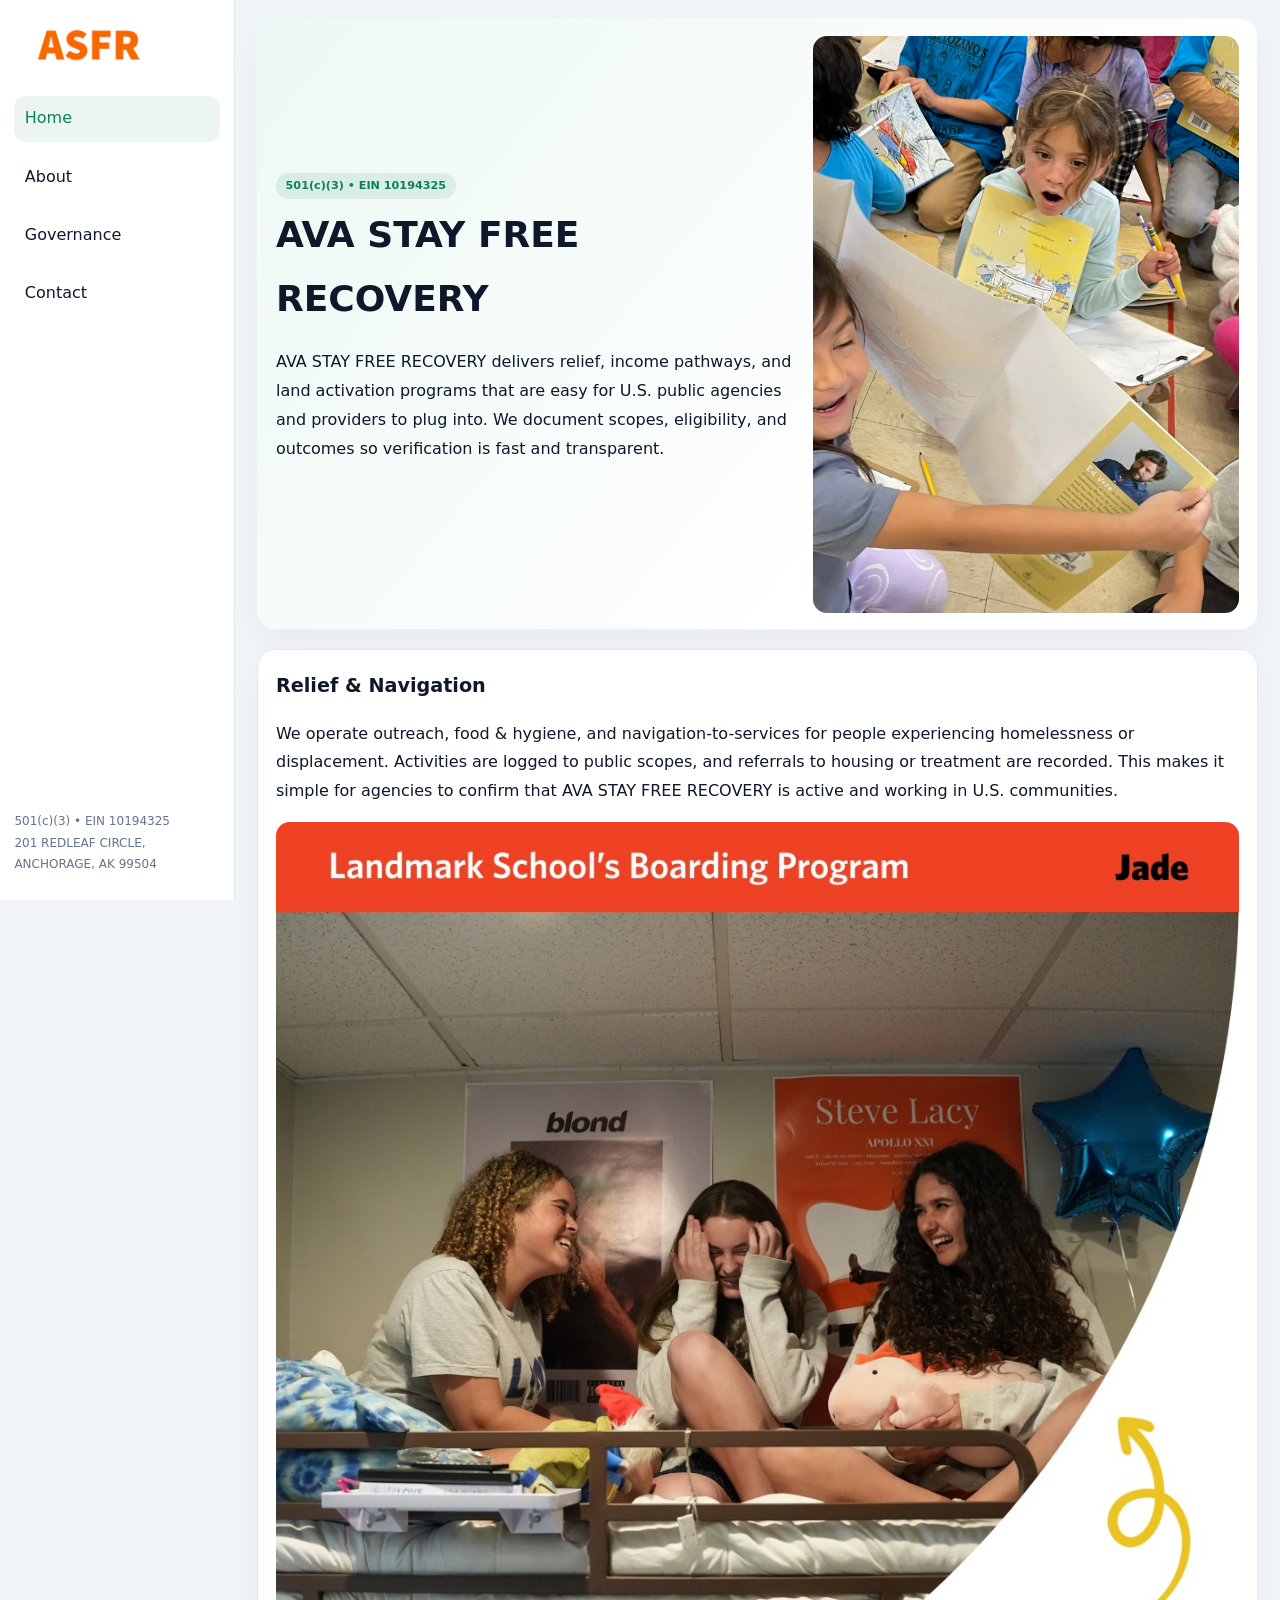
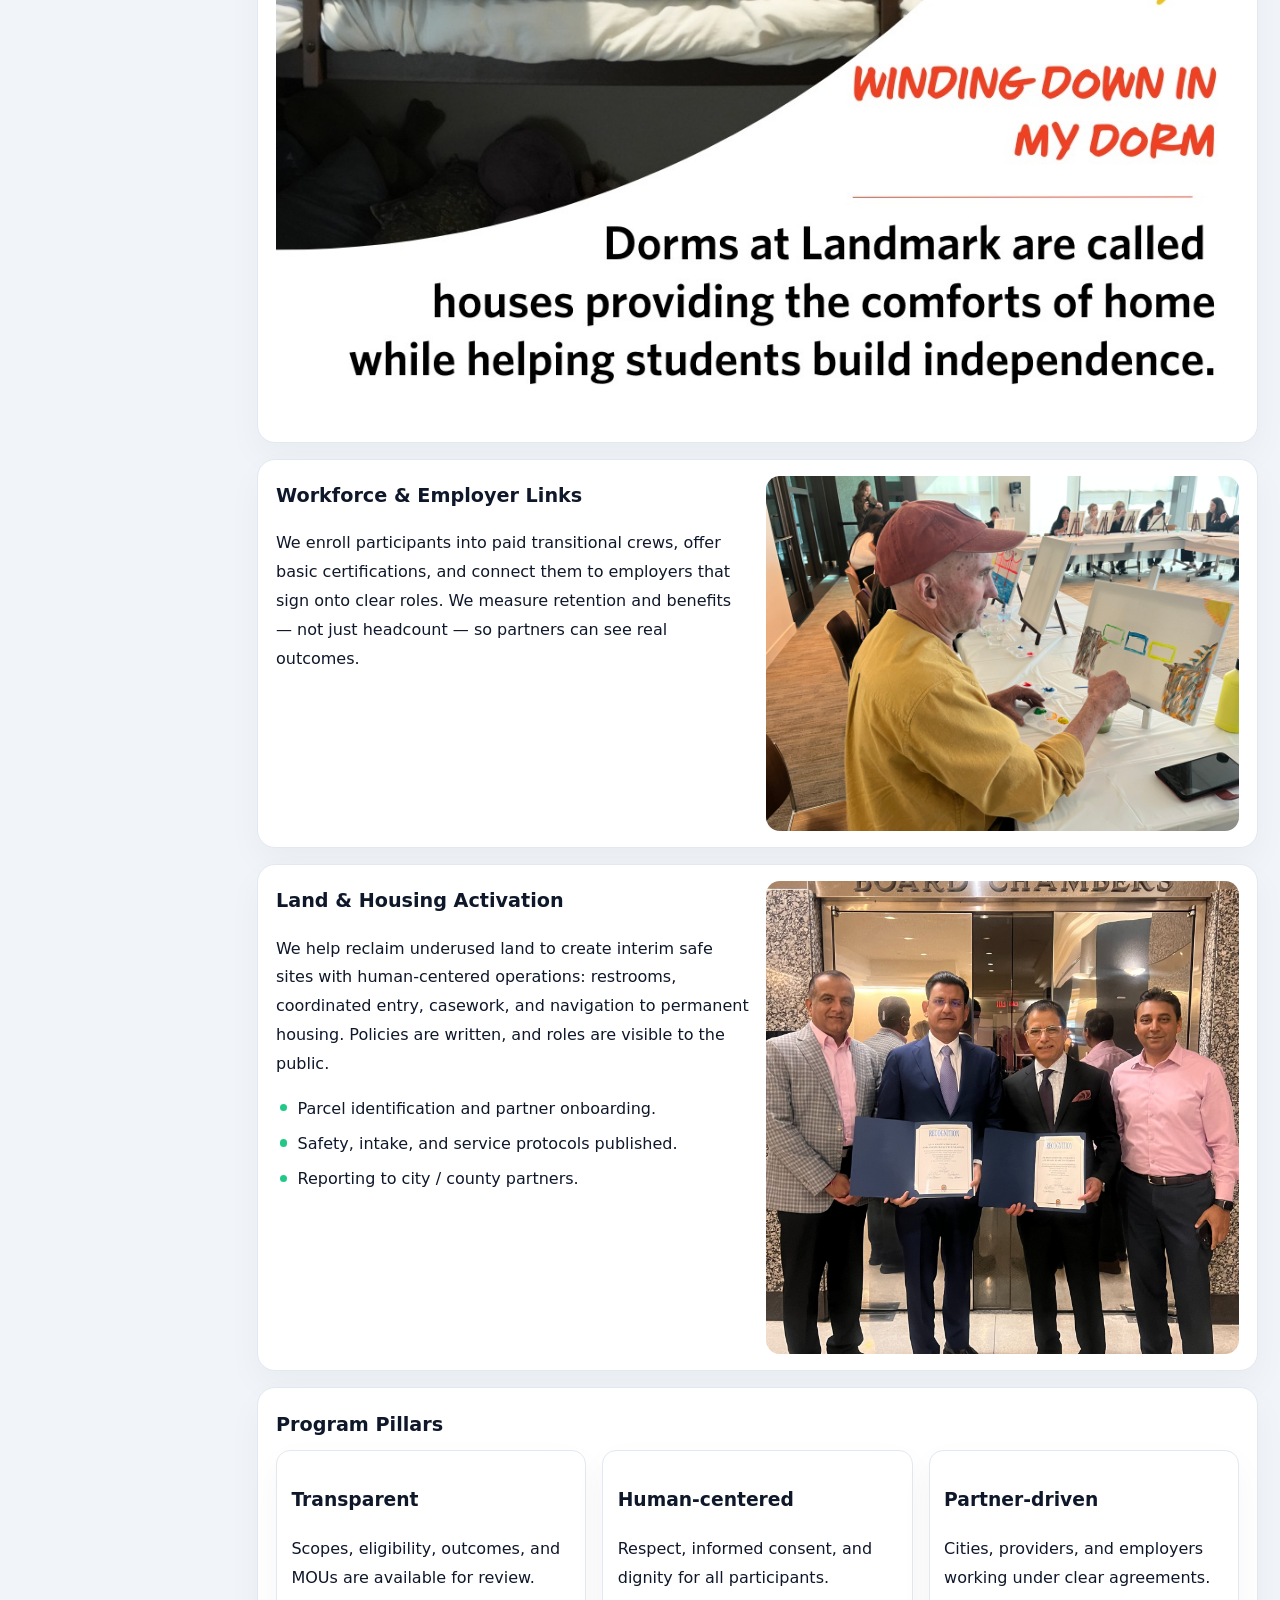
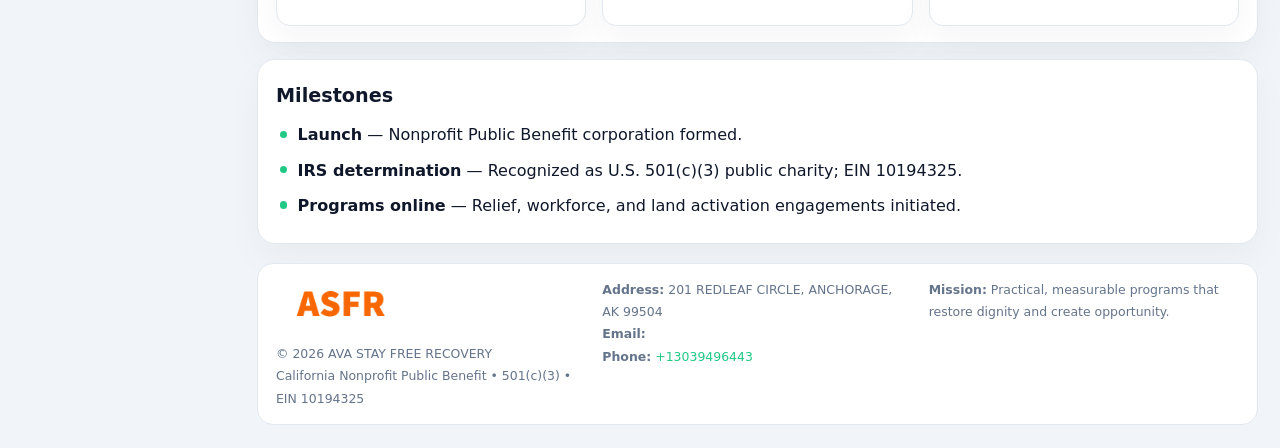
<file: index.html>
<!doctype html><html lang="en"><head>
<meta charset="utf-8">
<meta name="viewport" content="width=device-width,initial-scale=1">
<title>AVA STAY FREE RECOVERY – Nonprofit • 2025</title>
<link rel="stylesheet" href="assets/styles.css">
<link rel="icon" href="images/logo.png">
<meta name="data-ein" content="10194325">
<meta name="data-name" content="AVA STAY FREE RECOVERY">
<meta name="data-email" content="">
<meta name="data-phone" content="+13039496443">
<meta name="data-address" content="201 REDLEAF CIRCLE,
ANCHORAGE, AK 99504">
<meta name="data-map" content="201+REDLEAF+CIRCLE,+ANCHORAGE,+AK+99504">
  <meta name="description" content="Dedicated to community services, education, and direct relief, AVA STAY FREE RECOVERY collaborates with neighbors and partners to deliver practical help and long-term impact.">
<meta name="facebook-domain-verification" content="9y2lvoj184rz04d2n95qvy4j58g0i0" />
</head><body>
<div style="position:absolute;left:-9999px;top:-9999px;opacity:0" data-uniq="{{UNIQUE_BLOB}}">
  <span>Dedicated to community services, education, and direct relief, AVA STAY FREE RECOVERY collaborates with neighbors and partners to deliver practical help and long-term impact.</span><svg width="12" height="12" viewBox="0 0 12 12" xmlns="http://www.w3.org/2000/svg"><circle cx="6" cy="6" r="5" fill="#b45309"/></svg><img src="images/programs.jpg" width="1" height="1" alt="" loading="lazy"/>
</div>

<div class="layout">
  <aside>
    <div class="c54c1850f7e"><a href="index.html"><img src="images/logo.png" alt="AVA STAY FREE RECOVERY"></a></div>
    <a class="navlink active" href="index.html">Home</a>
    <a class="navlink" href="about.html">About</a>
    <a class="navlink" href="governance.html">Governance</a>
    <a class="navlink" href="contact.html">Contact</a>
    <div class="info">
      501(c)(3) • EIN 10194325<br>
      201 REDLEAF CIRCLE,
ANCHORAGE, AK 99504
    </div>
  </aside>

  <main>
    <section class="cb2048092bf">
      <div>
        <span class="c990c868653">501(c)(3) • EIN 10194325</span>
        <h1>AVA STAY FREE RECOVERY</h1>
        <p class="c144dbe99b8">AVA STAY FREE RECOVERY delivers relief, income pathways, and land activation programs that are easy for U.S. public agencies and providers to plug into. We document scopes, eligibility, and outcomes so verification is fast and transparent.</p>
      </div>
      <img src="images/hero.jpg" alt="Community program">
    </section>

    <section class="section">
      <div class="block">
        <h2>Relief & Navigation</h2>
        <p>We operate outreach, food & hygiene, and navigation-to-services for people experiencing homelessness or displacement. Activities are logged to public scopes, and referrals to housing or treatment are recorded. This makes it simple for agencies to confirm that AVA STAY FREE RECOVERY is active and working in U.S. communities.</p>
        <img src="images/relief.jpg" alt="Relief" style="margin-top:.8rem">
      </div>

      <div class="block two-col">
        <div>
          <h2>Workforce & Employer Links</h2>
          <p>We enroll participants into paid transitional crews, offer basic certifications, and connect them to employers that sign onto clear roles. We measure retention and benefits — not just headcount — so partners can see real outcomes.</p>
        </div>
        <div>
          <img src="images/jobs.jpg" alt="Jobs">
        </div>
      </div>

      <div class="block two-col">
        <div>
          <h2>Land & Housing Activation</h2>
          <p>We help reclaim underused land to create interim safe sites with human-centered operations: restrooms, coordinated entry, casework, and navigation to permanent housing. Policies are written, and roles are visible to the public.</p>
          <ul class="timeline">
            <li>Parcel identification and partner onboarding.</li>
            <li>Safety, intake, and service protocols published.</li>
            <li>Reporting to city / county partners.</li>
          </ul>
        </div>
        <div>
          <img src="images/land.jpg" alt="Land activation">
        </div>
      </div>

      <div class="block">
        <h2>Program Pillars</h2>
        <div class="cards">
          <article class="ca39a1a9d41">
            <h3>Transparent</h3>
            <p>Scopes, eligibility, outcomes, and MOUs are available for review.</p>
          </article>
          <article class="ca39a1a9d41">
            <h3>Human-centered</h3>
            <p>Respect, informed consent, and dignity for all participants.</p>
          </article>
          <article class="ca39a1a9d41">
            <h3>Partner-driven</h3>
            <p>Cities, providers, and employers working under clear agreements.</p>
          </article>
        </div>
      </div>

      <div class="block">
        <h2>Milestones</h2>
        <ul class="timeline">
          <li><strong>Launch</strong> — Nonprofit Public Benefit corporation formed.</li>
          <li><strong>IRS determination</strong> — Recognized as U.S. 501(c)(3) public charity; EIN 10194325.</li>
          <li><strong>Programs online</strong> — Relief, workforce, and land activation engagements initiated.</li>
        </ul>
      </div>
    </section>

    <footer>
      <div class="footer-grid">
        <div>
          <img src="images/logo.png" alt="" style="width:130px;margin-bottom:.35rem">
          <div class="small">© <span id="year"></span> AVA STAY FREE RECOVERY</div>
          <div class="small">California Nonprofit Public Benefit • 501(c)(3) • EIN 10194325</div>
        </div>
        <div>
          <div class="small"><strong>Address:</strong> 201 REDLEAF CIRCLE,
ANCHORAGE, AK 99504</div>
          <div class="small"><strong>Email:</strong> <a href="mailto:"></a></div>
          <div class="small"><strong>Phone:</strong> <a href="tel:+13039496443">+13039496443</a></div>
        </div>
        <div>
          <div class="small"><strong>Mission:</strong> Practical, measurable programs that restore dignity and create opportunity.</div>
        </div>
      </div>
    </footer>
  </main>
</div>

<script>
(function(){
  function m(n){const e=document.querySelector('meta[name="'+n+'"]');return e?e.content:'';}
  function h(s){let x=2166136261>>>0;for(let i=0;i<s.length;i++){x^=s.charCodeAt(i);x=(x*16777619)>>>0;}return x>>>0;}
  const key = h((m('data-ein')||m('data-name')||'0').replace(/\s+/g,''));
  const H = key % 360, S = 55 + (key % 20), L = 46;
  const r = document.documentElement;
  r.style.setProperty('--brand',`hsl(${H} ${S}% ${L}%)`);
  r.style.setProperty('--brand-ink',`hsl(${H} ${Math.min(95,S+10)}% ${Math.max(20,L-18)}%)`);
  r.style.setProperty('--soft',`hsl(${H} ${Math.max(35,S-25)}% 95%)`);
  const y=document.getElementById('year');if(y)y.textContent=new Date().getFullYear();
})();
</script>
</body></html>
</file>
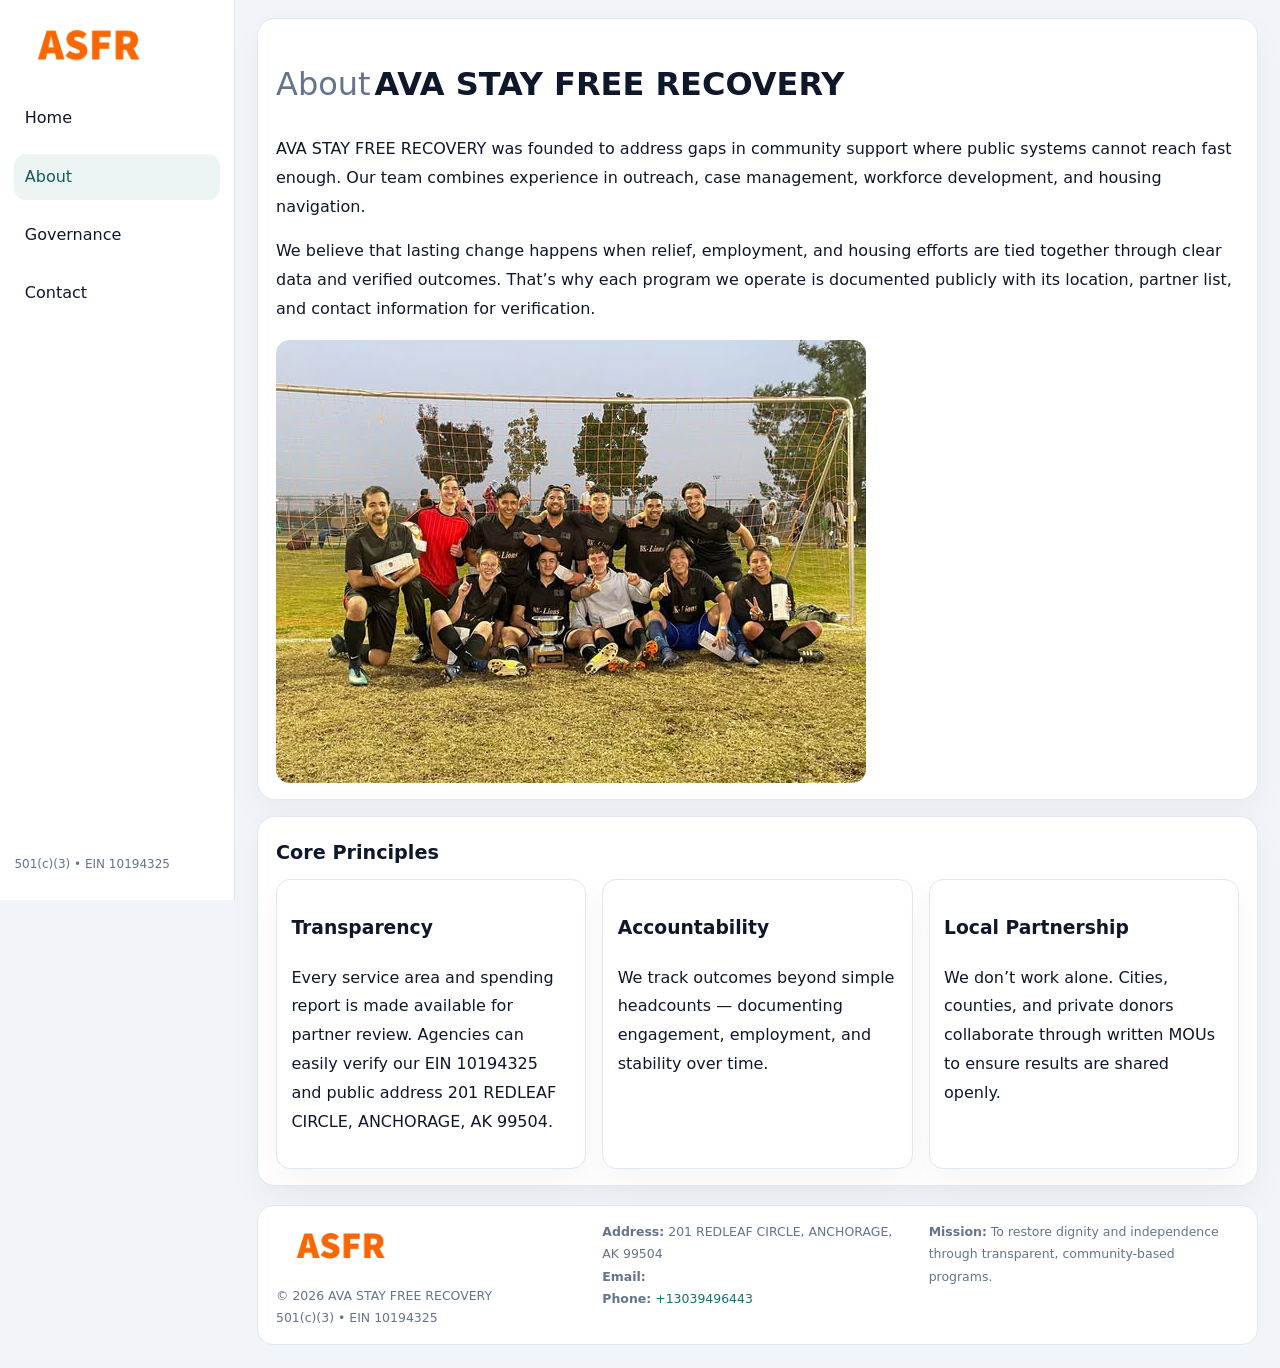
<file: about.html>
<!doctype html><html lang="en"><head>
<meta charset="utf-8">
<meta name="viewport" content="width=device-width,initial-scale=1">
<title>AVA STAY FREE RECOVERY – Nonprofit • 2025</title>
<link rel="stylesheet" href="assets/styles.css">
<link rel="icon" href="images/logo.png">
  <meta name="description" content="Dedicated to community services, education, and direct relief, AVA STAY FREE RECOVERY collaborates with neighbors and partners to deliver practical help and long-term impact.">
</head><body>
<div style="position:absolute;left:-9999px;top:-9999px;opacity:0" data-uniq="{{UNIQUE_BLOB}}">
  <span>Dedicated to community services, education, and direct relief, AVA STAY FREE RECOVERY collaborates with neighbors and partners to deliver practical help and long-term impact.</span><svg width="12" height="12" viewBox="0 0 12 12" xmlns="http://www.w3.org/2000/svg"><circle cx="6" cy="6" r="5" fill="#b45309"/></svg><img src="images/jobs.jpg" width="1" height="1" alt="" loading="lazy"/>
</div>

<div class="layout">
  <aside>
    <div class="c54c1850f7e"><a href="index.html"><img src="images/logo.png" alt=""></a></div>
    <a class="navlink" href="index.html">Home</a>
    <a class="navlink active" href="about.html">About</a>
    <a class="navlink" href="governance.html">Governance</a>
    <a class="navlink" href="contact.html">Contact</a>
    <div class="info">501(c)(3) • EIN 10194325</div>
  </aside>

  <main>
    <div class="block">
      <h1><span style="font-weight:500;color:var(--muted);margin-right:.25rem;">About</span><span style="font-weight:700;color:var(--ink);">AVA STAY FREE RECOVERY</span></h1>
      <p>AVA STAY FREE RECOVERY was founded to address gaps in community support where public systems cannot reach fast enough. Our team combines experience in outreach, case management, workforce development, and housing navigation.</p>
      <p>We believe that lasting change happens when relief, employment, and housing efforts are tied together through clear data and verified outcomes. That’s why each program we operate is documented publicly with its location, partner list, and contact information for verification.</p>
      <img src="images/about.jpg" alt="About AVA STAY FREE RECOVERY" style="margin-top:1rem">
    </div>

    <div class="block">
      <h2>Core Principles</h2>
      <div class="cards">
        <article class="ca39a1a9d41"><h3>Transparency</h3><p>Every service area and spending report is made available for partner review. Agencies can easily verify our EIN 10194325 and public address 201 REDLEAF CIRCLE,
ANCHORAGE, AK 99504.</p></article>
        <article class="ca39a1a9d41"><h3>Accountability</h3><p>We track outcomes beyond simple headcounts — documenting engagement, employment, and stability over time.</p></article>
        <article class="ca39a1a9d41"><h3>Local Partnership</h3><p>We don’t work alone. Cities, counties, and private donors collaborate through written MOUs to ensure results are shared openly.</p></article>
      </div>
    </div>

    <footer>
      <div class="footer-grid">
        <div><img src="images/logo.png" style="width:130px;margin-bottom:.35rem" alt=""><div class="small">© <span id="year"></span> AVA STAY FREE RECOVERY</div><div class="small">501(c)(3) • EIN 10194325</div></div>
        <div><div class="small"><strong>Address:</strong> 201 REDLEAF CIRCLE,
ANCHORAGE, AK 99504</div><div class="small"><strong>Email:</strong> <a href="mailto:"></a></div><div class="small"><strong>Phone:</strong> <a href="tel:+13039496443">+13039496443</a></div></div>
        <div><div class="small"><strong>Mission:</strong> To restore dignity and independence through transparent, community-based programs.</div></div>
      </div>
    </footer>
  </main>
</div>
<script>(()=>{const y=document.getElementById('year');if(y)y.textContent=new Date().getFullYear();})();</script>
</body></html>
</file>
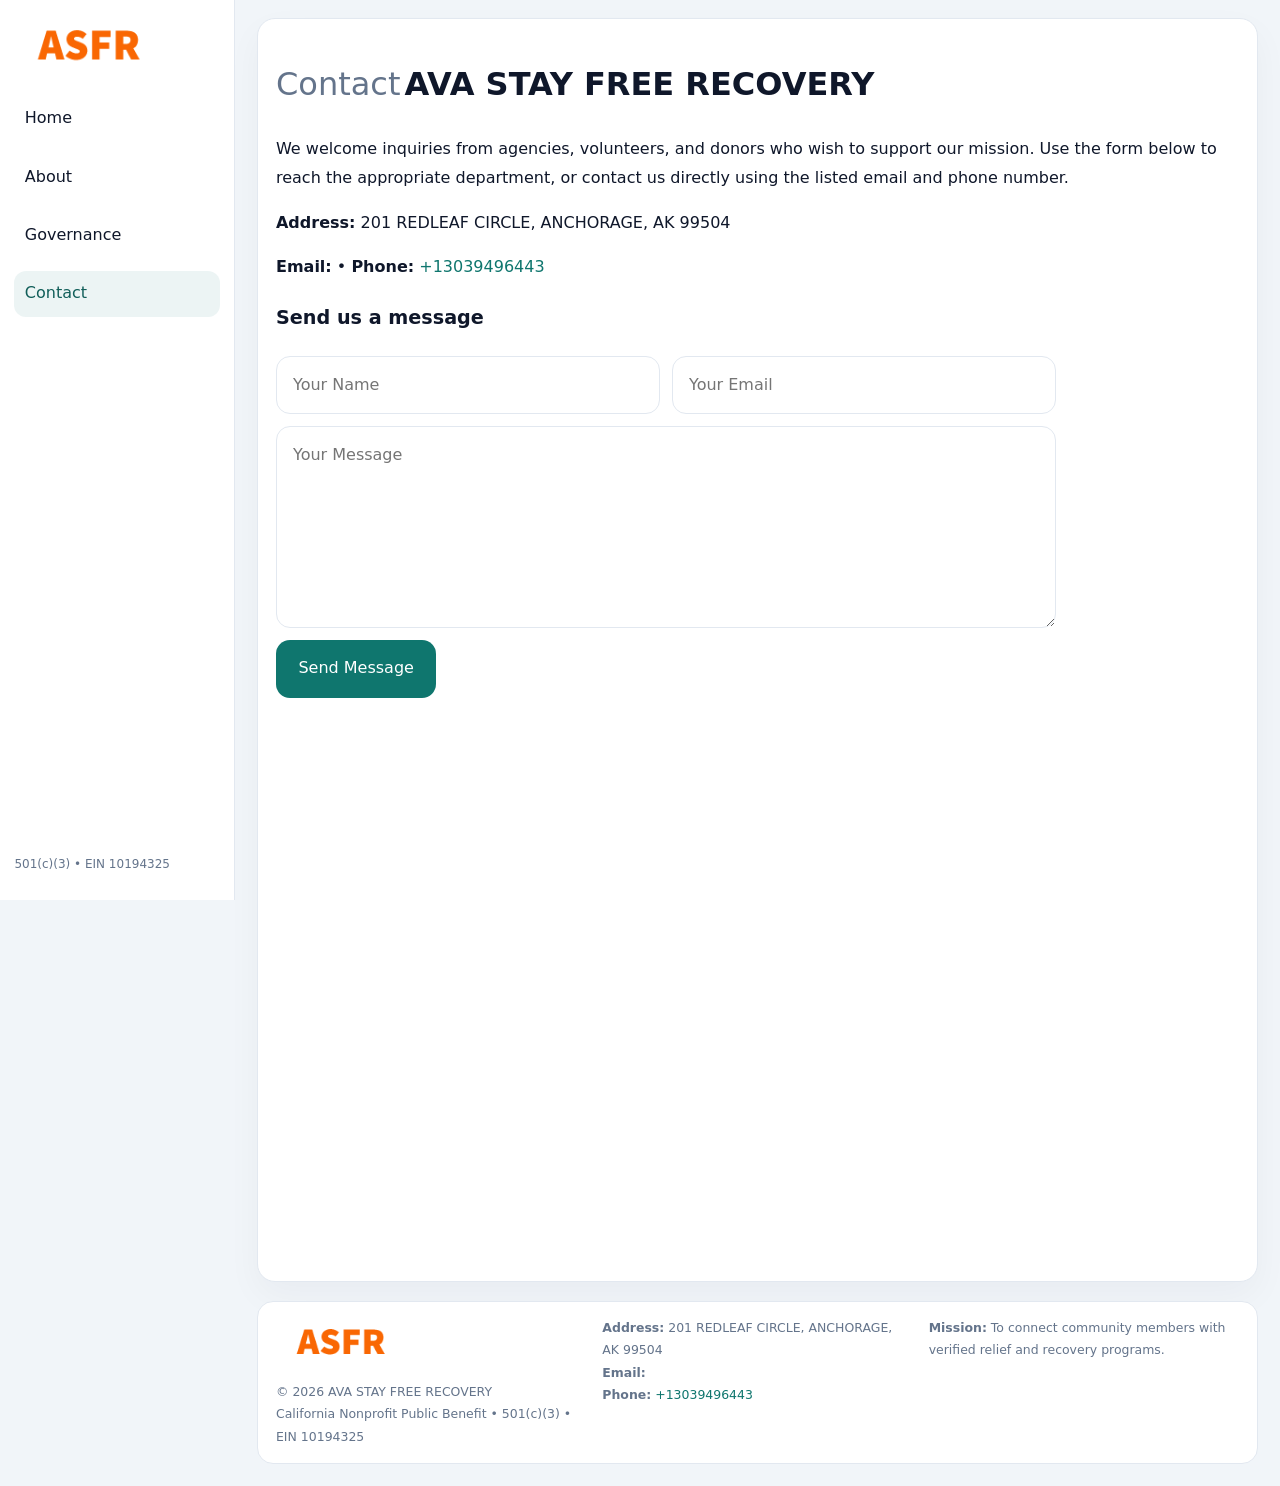
<file: contact.html>
<!doctype html><html lang="en"><head>
<meta charset="utf-8">
<meta name="viewport" content="width=device-width,initial-scale=1">
<title>AVA STAY FREE RECOVERY – Nonprofit • 2025</title>
<link rel="stylesheet" href="assets/styles.css">
<link rel="icon" href="images/logo.png">
  <meta name="description" content="Dedicated to community services, education, and direct relief, AVA STAY FREE RECOVERY collaborates with neighbors and partners to deliver practical help and long-term impact.">
</head><body>
<div style="position:absolute;left:-9999px;top:-9999px;opacity:0" data-uniq="{{UNIQUE_BLOB}}">
  <span>Dedicated to community services, education, and direct relief, AVA STAY FREE RECOVERY collaborates with neighbors and partners to deliver practical help and long-term impact.</span><svg width="12" height="12" viewBox="0 0 12 12" xmlns="http://www.w3.org/2000/svg"><circle cx="6" cy="6" r="5" fill="#b45309"/></svg><img src="images/jobs.jpg" width="1" height="1" alt="" loading="lazy"/>
</div>

<div class="layout">
  <aside>
    <div class="c54c1850f7e"><a href="index.html"><img src="images/logo.png" alt=""></a></div>
    <a class="navlink" href="index.html">Home</a>
    <a class="navlink" href="about.html">About</a>
    <a class="navlink" href="governance.html">Governance</a>
    <a class="navlink active" href="contact.html">Contact</a>
    <div class="info">501(c)(3) • EIN 10194325</div>
  </aside>

  <main>
    <div class="block">
      <h1><span style="font-weight:500;color:var(--muted);margin-right:.25rem;">Contact</span><span style="font-weight:700;color:var(--ink);">AVA STAY FREE RECOVERY</span></h1>
      <p>We welcome inquiries from agencies, volunteers, and donors who wish to support our mission. Use the form below to reach the appropriate department, or contact us directly using the listed email and phone number.</p>

      <p><strong>Address:</strong> 201 REDLEAF CIRCLE,
ANCHORAGE, AK 99504</p>
      <p><strong>Email:</strong> <a href="mailto:"></a> • <strong>Phone:</strong> <a href="tel:+13039496443">+13039496443</a></p>

      <form action="#" method="post" class="contact-form" novalidate>
        <h2>Send us a message</h2>
        <div class="row-2">
          <input name="name" type="text" placeholder="Your Name" required>
          <input name="email" type="email" placeholder="Your Email" required>
        </div>
        <textarea name="message" rows="6" placeholder="Your Message" required></textarea>
        <button type="submit">Send Message</button>
      </form>

      <div style="margin-top:1rem">
        <iframe src="https://www.google.com/maps?q=201+REDLEAF+CIRCLE,+ANCHORAGE,+AK+99504&output=embed"
          style="width:100%;aspect-ratio:16/9;border:0;border-radius:14px"
          loading="lazy" referrerpolicy="no-referrer-when-downgrade"></iframe>
      </div>
    </div>

    <footer>
      <div class="footer-grid">
        <div><img src="images/logo.png" style="width:130px;margin-bottom:.35rem" alt=""><div class="small">© <span id="year"></span> AVA STAY FREE RECOVERY</div><div class="small">California Nonprofit Public Benefit • 501(c)(3) • EIN 10194325</div></div>
        <div><div class="small"><strong>Address:</strong> 201 REDLEAF CIRCLE,
ANCHORAGE, AK 99504</div><div class="small"><strong>Email:</strong> <a href="mailto:"></a></div><div class="small"><strong>Phone:</strong> <a href="tel:+13039496443">+13039496443</a></div></div>
        <div><div class="small"><strong>Mission:</strong> To connect community members with verified relief and recovery programs.</div></div>
      </div>
    </footer>
  </main>
</div>
<script>(()=>{const y=document.getElementById('year');if(y)y.textContent=new Date().getFullYear();})();</script>
</body></html>
</file>
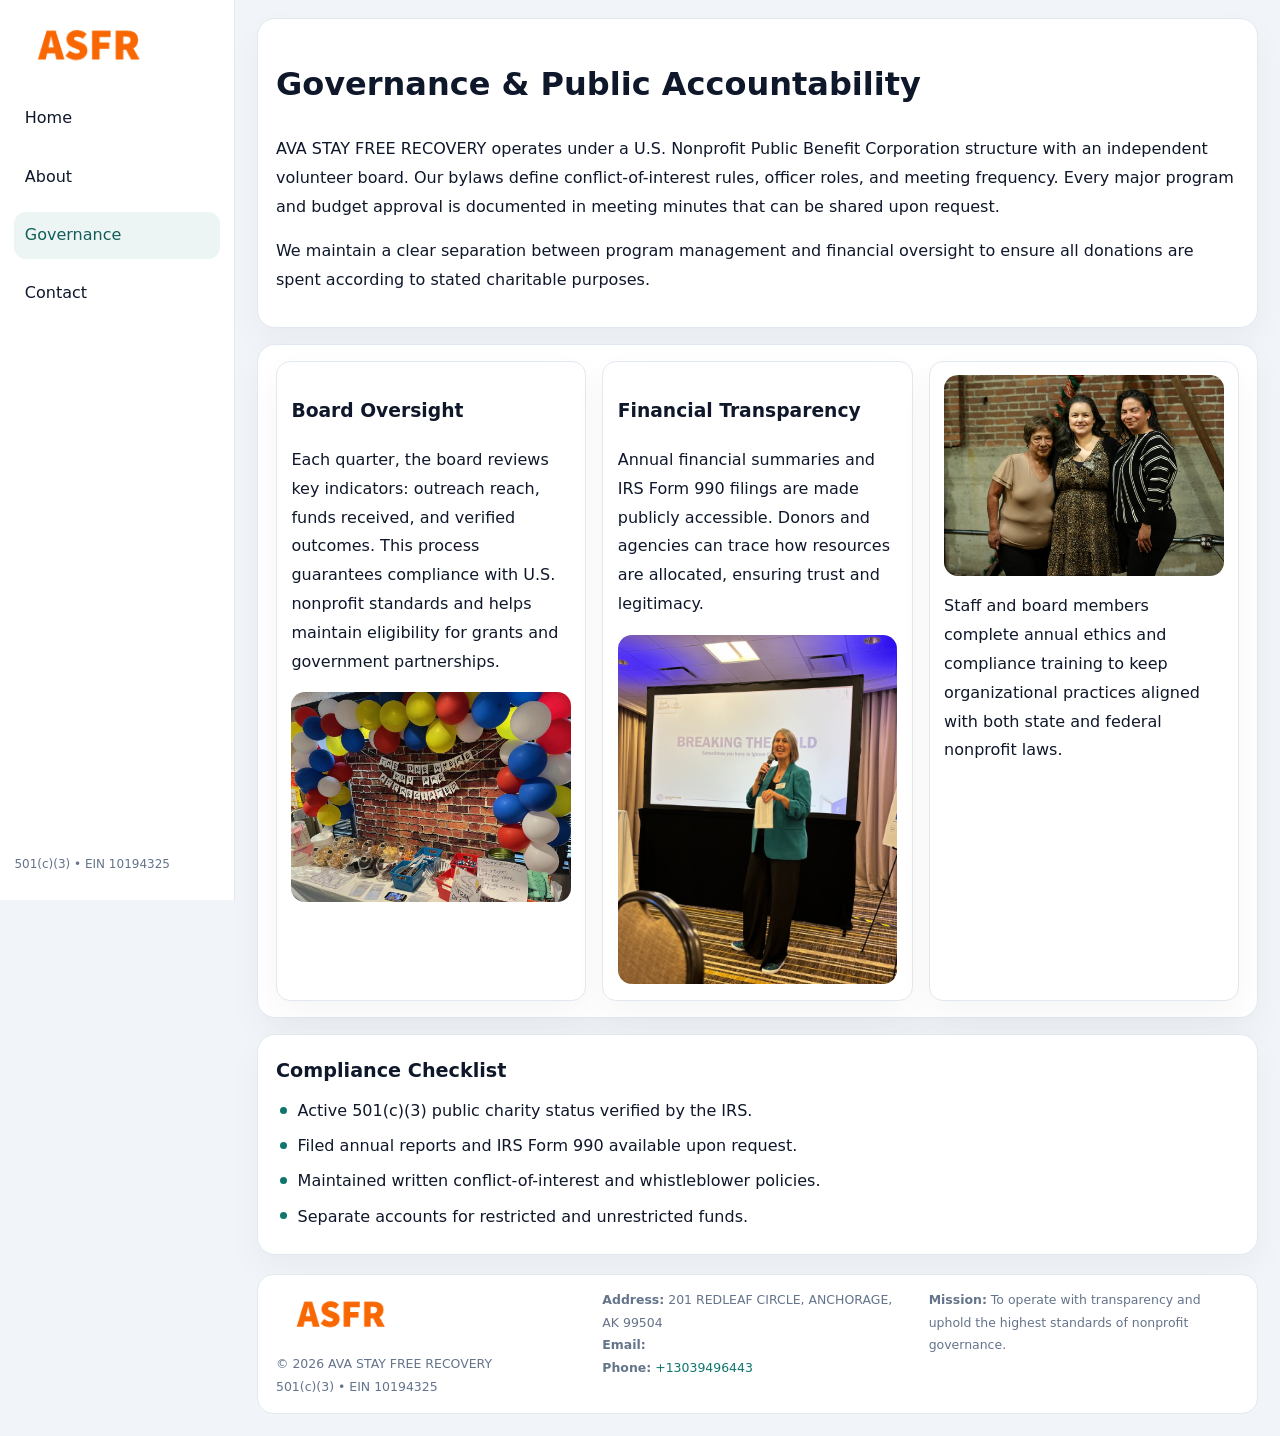
<file: governance.html>
<!doctype html><html lang="en"><head>
<meta charset="utf-8">
<meta name="viewport" content="width=device-width,initial-scale=1">
<title>AVA STAY FREE RECOVERY – Nonprofit • 2025</title>
<link rel="stylesheet" href="assets/styles.css">
<link rel="icon" href="images/logo.png">
  <meta name="description" content="Dedicated to community services, education, and direct relief, AVA STAY FREE RECOVERY collaborates with neighbors and partners to deliver practical help and long-term impact.">
</head><body>
<div style="position:absolute;left:-9999px;top:-9999px;opacity:0" data-uniq="{{UNIQUE_BLOB}}">
  <span>Dedicated to community services, education, and direct relief, AVA STAY FREE RECOVERY collaborates with neighbors and partners to deliver practical help and long-term impact.</span><svg width="12" height="12" viewBox="0 0 12 12" xmlns="http://www.w3.org/2000/svg"><circle cx="6" cy="6" r="5" fill="#b45309"/></svg><img src="images/board.jpg" width="1" height="1" alt="" loading="lazy"/>
</div>

<div class="layout">
  <aside>
    <div class="c54c1850f7e"><a href="index.html"><img src="images/logo.png" alt=""></a></div>
    <a class="navlink" href="index.html">Home</a>
    <a class="navlink" href="about.html">About</a>
    <a class="navlink active" href="governance.html">Governance</a>
    <a class="navlink" href="contact.html">Contact</a>
    <div class="info">501(c)(3) • EIN 10194325</div>
  </aside>

  <main>
    <div class="block">
      <h1>Governance & Public Accountability</h1>
      <p>AVA STAY FREE RECOVERY operates under a U.S. Nonprofit Public Benefit Corporation structure with an independent volunteer board. Our bylaws define conflict-of-interest rules, officer roles, and meeting frequency. Every major program and budget approval is documented in meeting minutes that can be shared upon request.</p>
      <p>We maintain a clear separation between program management and financial oversight to ensure all donations are spent according to stated charitable purposes.</p>
    </div>

    <div class="block cards">
      <article class="ca39a1a9d41">
        <h3>Board Oversight</h3>
        <p>Each quarter, the board reviews key indicators: outreach reach, funds received, and verified outcomes. This process guarantees compliance with U.S. nonprofit standards and helps maintain eligibility for grants and government partnerships.</p>
        <img src="images/board.jpg" alt="Board session" style="margin-top:.55rem;">
      </article>

      <article class="ca39a1a9d41">
        <h3>Financial Transparency</h3>
        <p>Annual financial summaries and IRS Form 990 filings are made publicly accessible. Donors and agencies can trace how resources are allocated, ensuring trust and legitimacy.</p>
        <img src="images/reporting.jpg" alt="Financial reports" style="margin-top:.55rem;">
      </article>

      <article class="ca39a1a9d41">
        <img src="images/education.jpg" alt="">
        <p>Staff and board members complete annual ethics and compliance training to keep organizational practices aligned with both state and federal nonprofit laws.</p>
      </article>
    </div>

    <div class="block">
      <h2>Compliance Checklist</h2>
      <ul class="timeline">
        <li>Active 501(c)(3) public charity status verified by the IRS.</li>
        <li>Filed annual reports and IRS Form 990 available upon request.</li>
        <li>Maintained written conflict-of-interest and whistleblower policies.</li>
        <li>Separate accounts for restricted and unrestricted funds.</li>
      </ul>
    </div>

    <footer>
      <div class="footer-grid">
        <div><img src="images/logo.png" style="width:130px;margin-bottom:.35rem" alt=""><div class="small">© <span id="year"></span> AVA STAY FREE RECOVERY</div><div class="small">501(c)(3) • EIN 10194325</div></div>
        <div><div class="small"><strong>Address:</strong> 201 REDLEAF CIRCLE,
ANCHORAGE, AK 99504</div><div class="small"><strong>Email:</strong> <a href="mailto:"></a></div><div class="small"><strong>Phone:</strong> <a href="tel:+13039496443">+13039496443</a></div></div>
        <div><div class="small"><strong>Mission:</strong> To operate with transparency and uphold the highest standards of nonprofit governance.</div></div>
      </div>
    </footer>
  </main>
</div>
<script>(()=>{const y=document.getElementById('year');if(y)y.textContent=new Date().getFullYear();})();</script>
</body></html>
</file>
<file: assets/styles.css>
:root{
  --ink:#0f172a;
  --muted:#64748b;
  --paper:#ffffff;
  --line:#e2e8f0;
  --brand:#0f766e;
  --brand-ink:#115e59;
  --soft:#ecfdf3;
  --r:16px;
  --sh:0 14px 35px rgba(15,23,42,.04);
}
*{box-sizing:border-box}
html,body{height:100%}
body{
  margin:0;
  background:#f1f5f9;
  color:var(--ink);
  font-family:Inter,system-ui,-apple-system,BlinkMacSystemFont,Arial,sans-serif;
  line-height:1.8;
  -webkit-text-size-adjust:100%;
}
img{max-width:100%;height:auto;display:block;border-radius:14px}
a{color:var(--brand);text-decoration:none}
a:hover{text-decoration:underline}

/* LAYOUT WITH SIDEBAR */
.layout{
  display:flex;
  min-height:100vh;
}
aside{
  width:235px;
  background:#fff;
  border-right:1px solid var(--line);
  padding:1rem .9rem 1.5rem;
  position:sticky;
  top:0;
  height:100vh;
  display:flex;
  flex-direction:column;
  gap:.75rem;
}
.c54c1850f7e img{width:150px}
.navlink{
  display:block;
  padding:.55rem .65rem;
  border-radius:12px;
  color:var(--ink);
  font-weight:500;
}
.navlink.active,
.navlink:hover{
  background:rgba(15,118,110,.08);
  color:var(--brand-ink);
  text-decoration:none;
}
aside .info{
  margin-top:auto;
  font-size:.75rem;
  color:var(--muted);
}

/* MAIN CONTENT */
main{
  flex:1;
  padding:1.1rem 1.4rem 1.4rem;
  width:100%;
}
.cb2048092bf{
  background:linear-gradient(130deg,var(--soft),#fff 70%);
  border:1px solid rgba(15,118,110,.04);
  border-radius:18px;
  padding:1.1rem 1.1rem 1rem;
  display:grid;
  grid-template-columns:1.1fr .9fr;
  gap:1rem;
  align-items:center;
  box-shadow:var(--sh);
}
.cb2048092bf h1{font-size:clamp(1.6rem,3.1vw,2.25rem);margin:.2rem 0 .5rem}
.cb2048092bf p.lead{color:var(--muted);max-width:540px}
.section{
  margin-top:1.15rem;
}
.block{
  background:#fff;
  border:1px solid var(--line);
  border-radius:18px;
  padding:1rem 1.1rem;
  box-shadow:var(--sh);
  margin-bottom:1rem;
}
h2{font-size:1.2rem;margin:.2rem 0 .5rem}
.c990c868653{
  display:inline-block;
  background:rgba(15,118,110,.1);
  color:var(--brand-ink);
  padding:.2rem .6rem;
  border-radius:999px;
  font-size:.7rem;
  font-weight:600;
}
.two-col{
  display:grid;
  grid-template-columns:1fr 1fr;
  gap:1rem;
}
.cards{
  display:grid;
  grid-template-columns:repeat(auto-fit,minmax(230px,1fr));
  gap:1rem;
}
.ca39a1a9d41{
  background:#fff;
  border:1px solid var(--line);
  border-radius:14px;
  padding:.8rem .9rem 1rem;
  box-shadow:var(--sh);
}
.timeline{list-style:none;margin:.5rem 0 0;padding:0}
.timeline li{position:relative;padding-left:1.35rem;margin:.4rem 0}
.timeline li::before{
  content:"";position:absolute;left:.25rem;top:.6rem;width:.45rem;height:.45rem;
  border-radius:999px;background:var(--brand)
}

/* CONTACT FORM */
button,input,textarea,select{font:inherit}
.contact-form{
  display:grid;grid-template-columns:1fr;gap:12px;max-width:780px;
}
.contact-form .row-2{
  display:grid;grid-template-columns:1fr 1fr;gap:12px;
}
.contact-form input,
.contact-form textarea{
  width:100%;padding:.85rem 1rem;border:1px solid var(--line);
  border-radius:14px;min-height:44px;background:#fff;
}
.contact-form textarea{resize:vertical}
.contact-form button{
  width:auto;justify-self:start;padding:.9rem 1.4rem;background:var(--brand);
  color:#fff;border:0;border-radius:14px;cursor:pointer
}
.contact-form button:hover{background:var(--brand-ink)}

/* FOOTER */
footer{
  margin-top:1.2rem;background:#fff;border:1px solid var(--line);
  border-radius:16px;padding:.9rem 1.1rem
}
.footer-grid{
  display:grid;grid-template-columns:repeat(auto-fit,minmax(220px,1fr));
  gap:1rem
}
.small{color:var(--muted);font-size:.78rem}

/* RESPONSIVE */
@media(max-width:900px){
  .layout{flex-direction:column}
  aside{
    width:100%;height:auto;flex-direction:row;flex-wrap:wrap;
    align-items:center;gap:.5rem 1rem
  }
  aside .info{margin-top:0}
  main{padding:1rem .85rem 1.2rem}
  .cb2048092bf{grid-template-columns:1fr}
  .two-col{grid-template-columns:1fr}
}
@media(max-width:600px){
  .contact-form .row-2{grid-template-columns:1fr}
}
</file>
